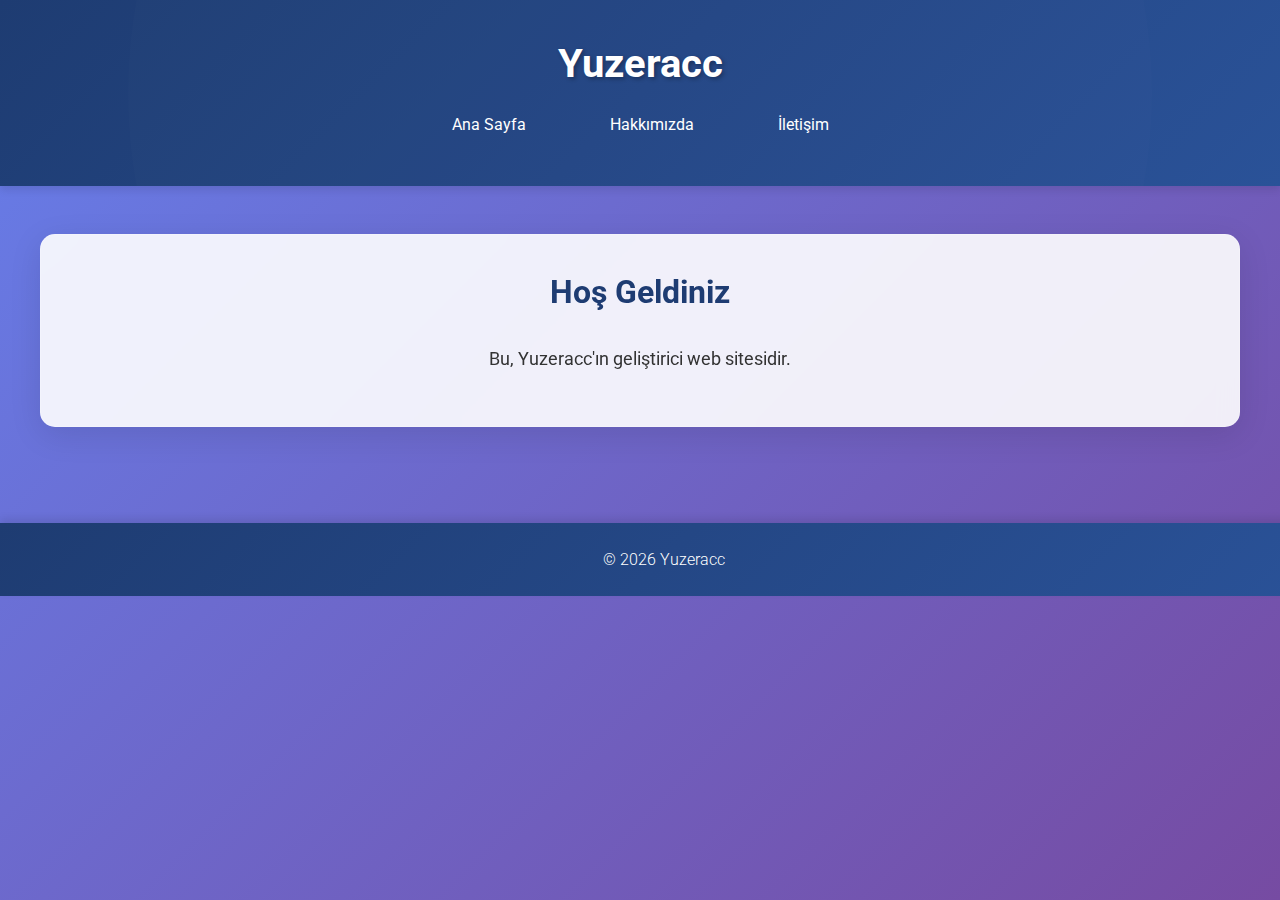
<file: index.html>
<!DOCTYPE html>
<html lang="tr">
<head>
    <meta charset="UTF-8">
    <meta name="viewport" content="width=device-width, initial-scale=1.0">
    <meta name="google-site-verification" content="1uAKbiGoTSEIVHvgDKcHvtSN8I7wDmLVBpRkQwqoRsE" />
    <title>Yuzeracc - Geliştirici Web Sitesi</title>
    <link rel="preconnect" href="https://fonts.googleapis.com">
    <link rel="preconnect" href="https://fonts.gstatic.com" crossorigin>
    <link href="https://fonts.googleapis.com/css2?family=Roboto:wght@300;400;700&display=swap" rel="stylesheet">
    <link rel="stylesheet" href="style.css">
</head>
<body>
    <header>
        <h1>Yuzeracc</h1>
        <nav>
            <ul>
                <li><a href="index.html">Ana Sayfa</a></li>
                <li><a href="about.html">Hakkımızda</a></li>
                <li><a href="contact.html">İletişim</a></li>
            </ul>
        </nav>
    </header>
    <main>
        <section>
            <h2>Hoş Geldiniz</h2>
            <p>Bu, Yuzeracc'ın geliştirici web sitesidir.</p>
        </section>
    </main>
    <footer>
        <p>&copy; 2026 Yuzeracc</p>
    </footer>
</body>
</html>
</file>
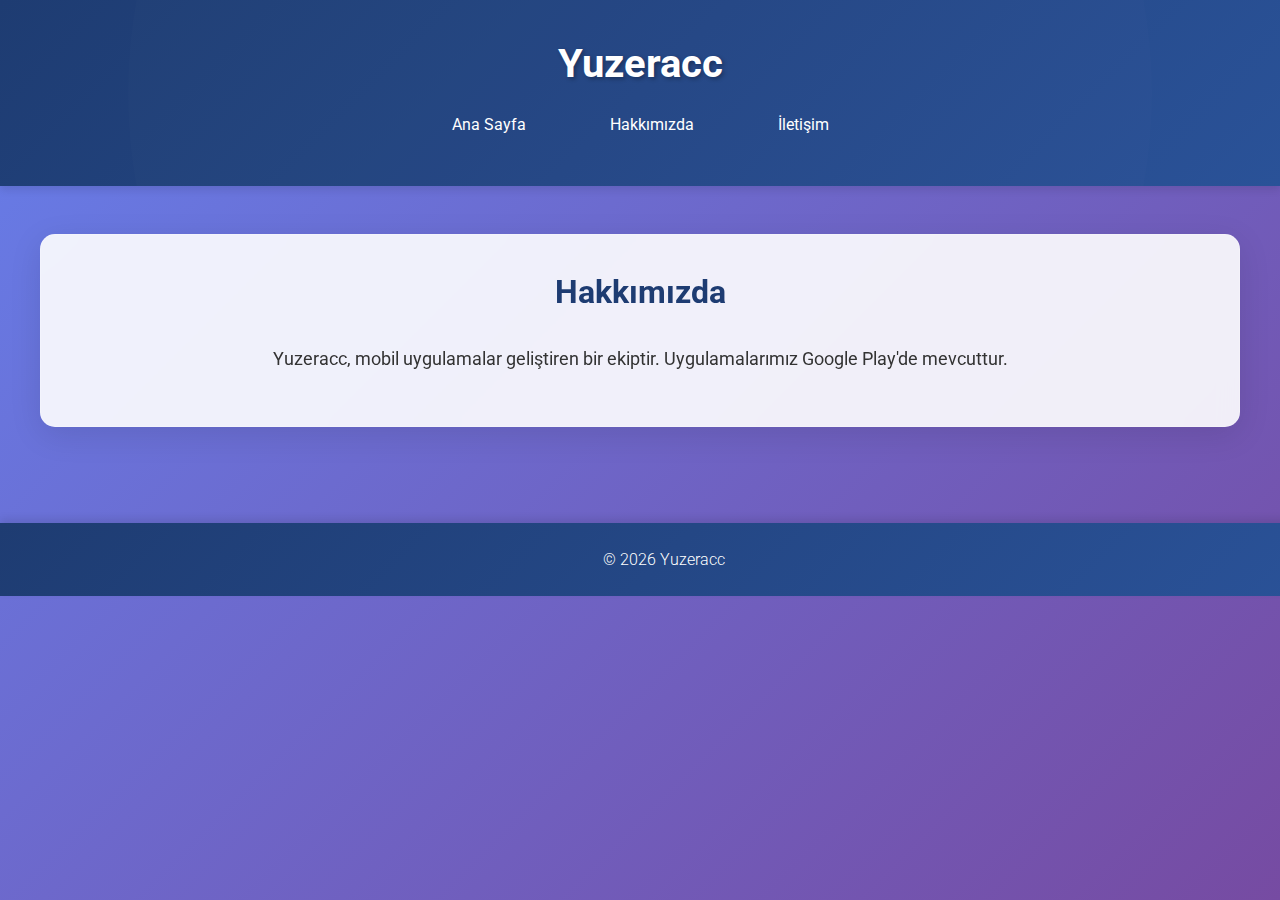
<file: about.html>
<!DOCTYPE html>
<html lang="tr">
<head>
    <meta charset="UTF-8">
    <meta name="viewport" content="width=device-width, initial-scale=1.0">
    <title>Hakkımızda - Yuzeracc</title>
    <link rel="preconnect" href="https://fonts.googleapis.com">
    <link rel="preconnect" href="https://fonts.gstatic.com" crossorigin>
    <link href="https://fonts.googleapis.com/css2?family=Roboto:wght@300;400;700&display=swap" rel="stylesheet">
    <link rel="stylesheet" href="style.css">
</head>
<body>
    <header>
        <h1>Yuzeracc</h1>
        <nav>
            <ul>
                <li><a href="index.html">Ana Sayfa</a></li>
                <li><a href="about.html">Hakkımızda</a></li>
                <li><a href="contact.html">İletişim</a></li>
            </ul>
        </nav>
    </header>
    <main>
        <section>
            <h2>Hakkımızda</h2>
            <p>Yuzeracc, mobil uygulamalar geliştiren bir ekiptir. Uygulamalarımız Google Play'de mevcuttur.</p>
        </section>
    </main>
    <footer>
        <p>&copy; 2026 Yuzeracc</p>
    </footer>
</body>
</html>
</file>
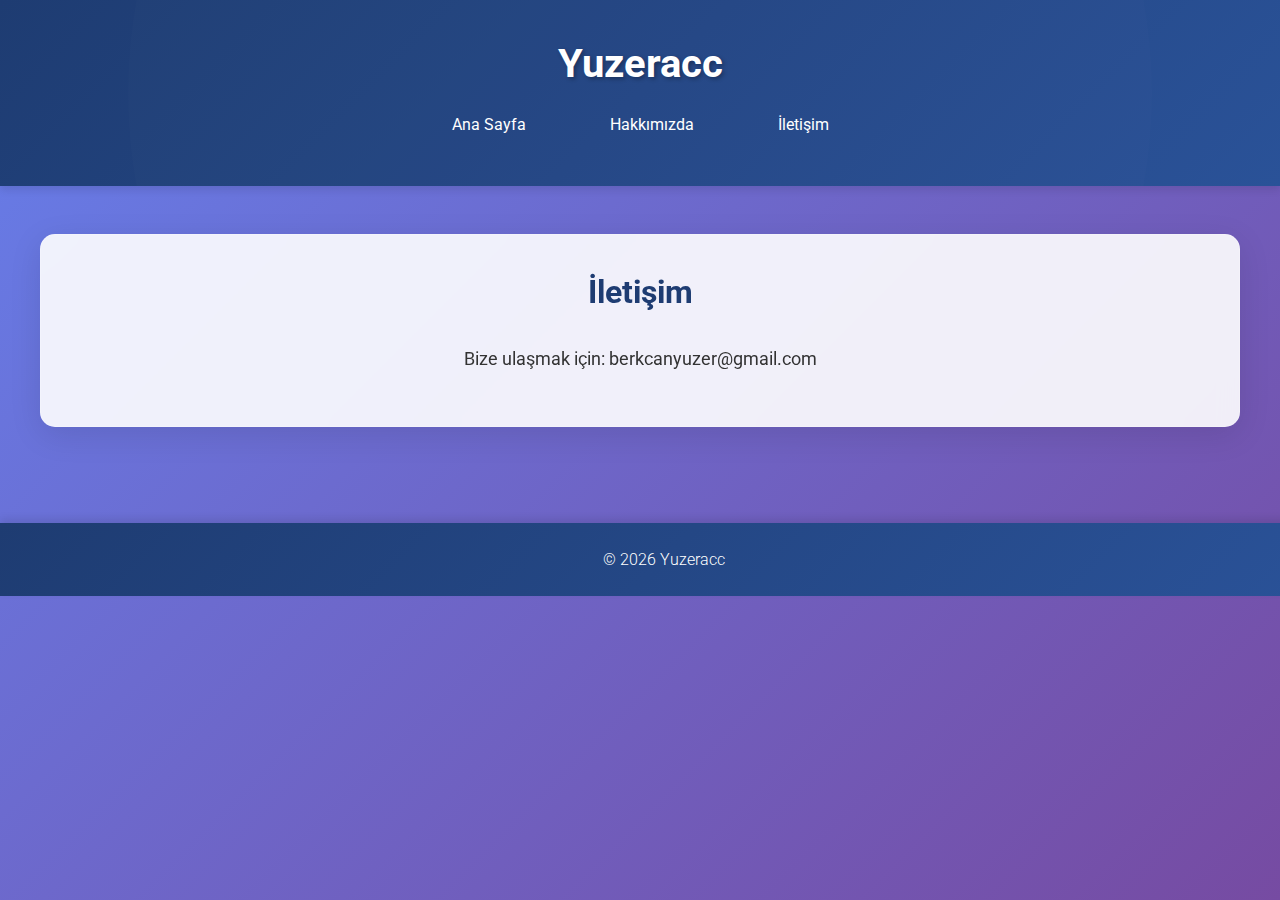
<file: contact.html>
<!DOCTYPE html>
<html lang="tr">
<head>
    <meta charset="UTF-8">
    <meta name="viewport" content="width=device-width, initial-scale=1.0">
    <title>İletişim - Yuzeracc</title>
    <link rel="preconnect" href="https://fonts.googleapis.com">
    <link rel="preconnect" href="https://fonts.gstatic.com" crossorigin>
    <link href="https://fonts.googleapis.com/css2?family=Roboto:wght@300;400;700&display=swap" rel="stylesheet">
    <link rel="stylesheet" href="style.css">
</head>
<body>
    <header>
        <h1>Yuzeracc</h1>
        <nav>
            <ul>
                <li><a href="index.html">Ana Sayfa</a></li>
                <li><a href="about.html">Hakkımızda</a></li>
                <li><a href="contact.html">İletişim</a></li>
            </ul>
        </nav>
    </header>
    <main>
        <section>
            <h2>İletişim</h2>
            <p>Bize ulaşmak için: berkcanyuzer@gmail.com</p>
        </section>
    </main>
    <footer>
        <p>&copy; 2026 Yuzeracc</p>
    </footer>
</body>
</html>
</file>
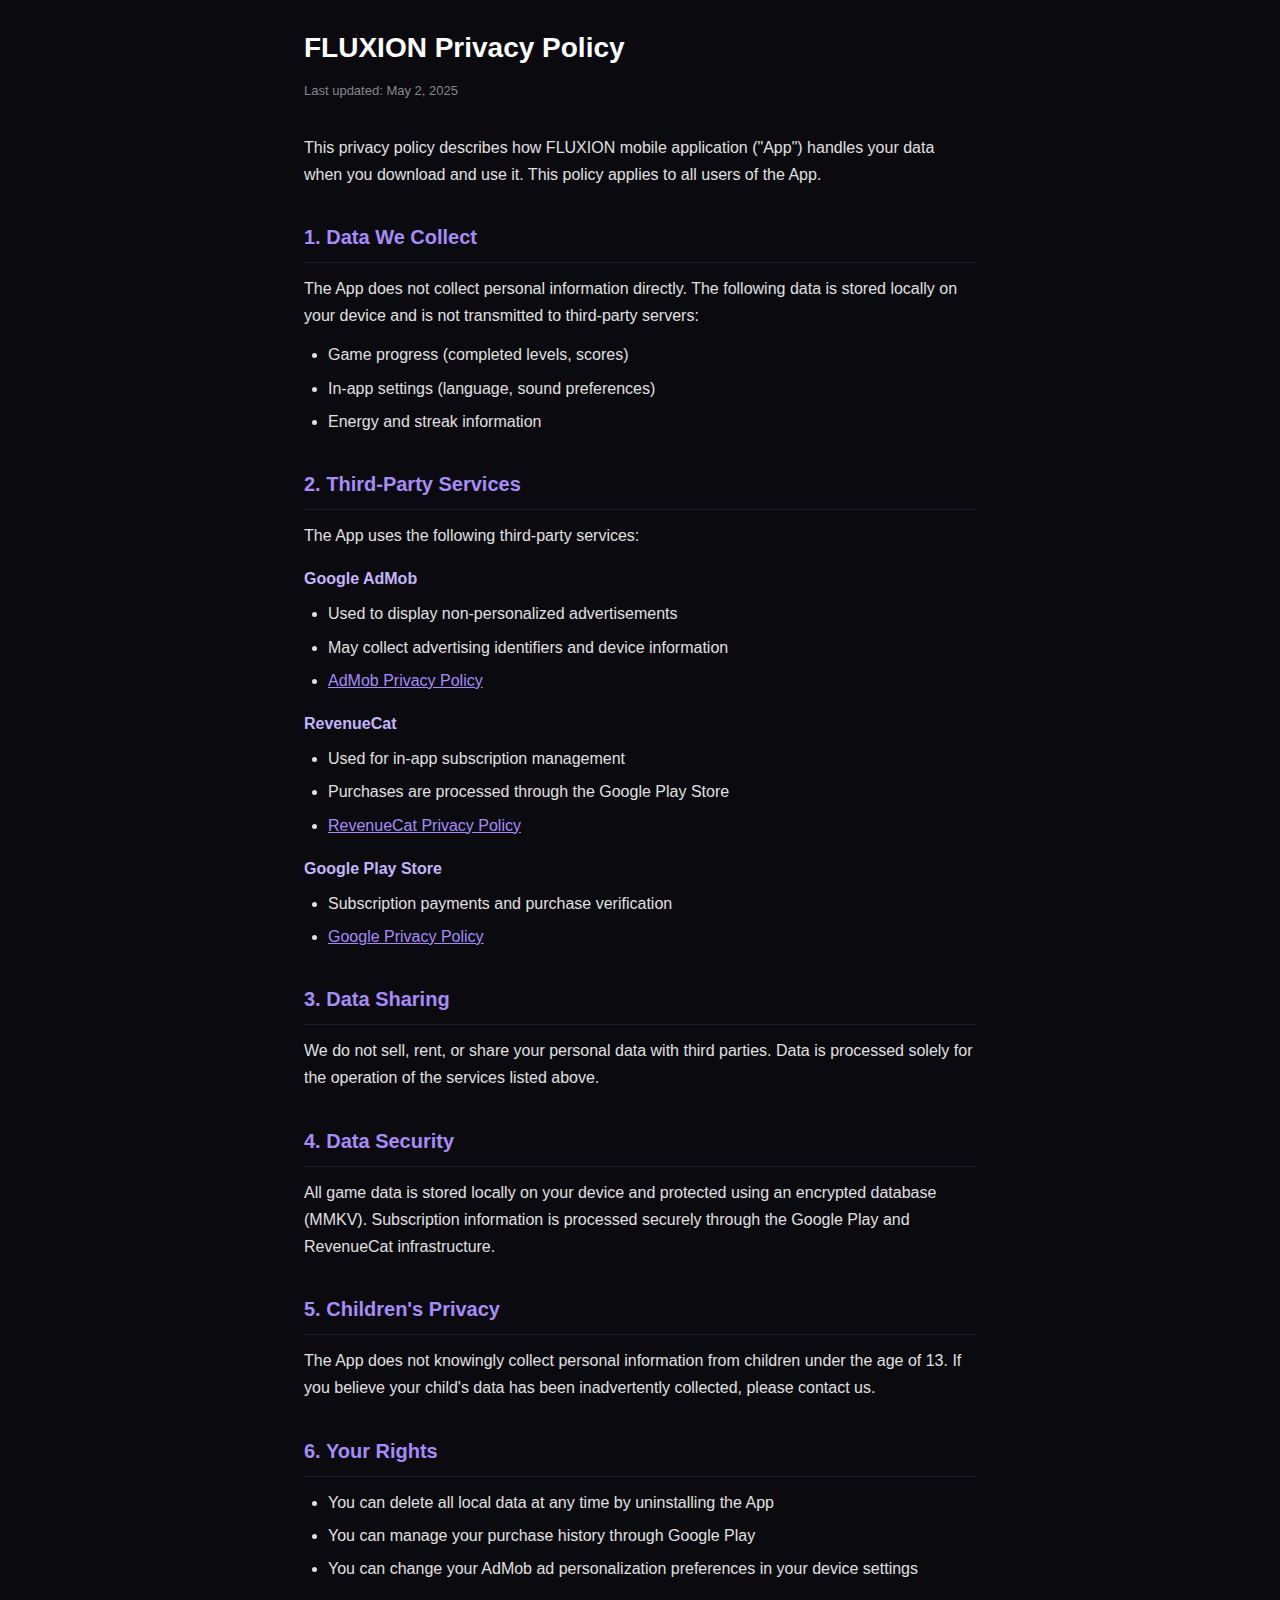
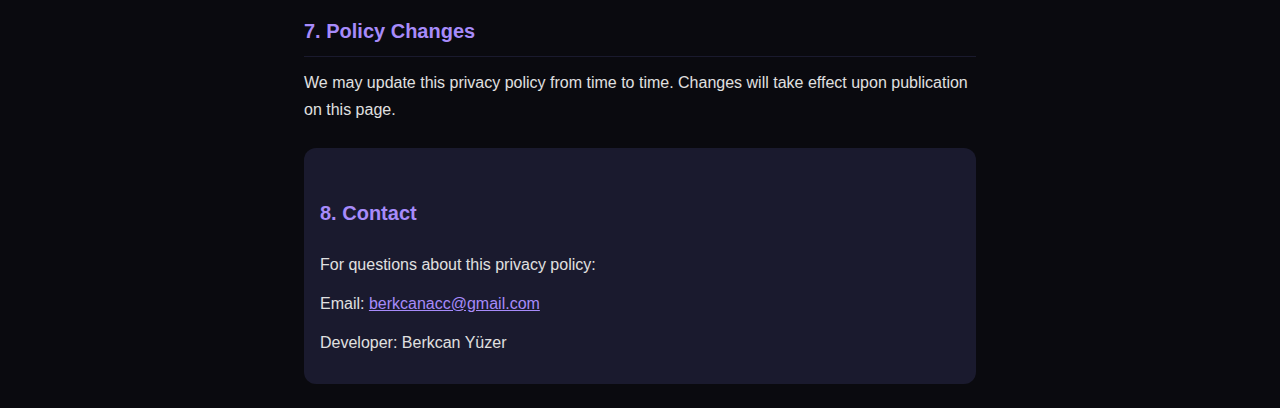
<file: privacy-policy-fluxion.html>
<!DOCTYPE html>
<html lang="en">
<head>
  <meta charset="UTF-8">
  <meta name="viewport" content="width=device-width, initial-scale=1.0">
  <title>FLUXION — Privacy Policy</title>
  <style>
    * { margin: 0; padding: 0; box-sizing: border-box; }
    body { font-family: -apple-system, BlinkMacSystemFont, 'Segoe UI', Roboto, sans-serif; line-height: 1.7; color: #e0e0e0; background: #0a0a0f; padding: 24px; max-width: 720px; margin: 0 auto; }
    h1 { color: #ffffff; font-size: 28px; margin-bottom: 8px; }
    h2 { color: #a78bfa; font-size: 20px; margin-top: 32px; margin-bottom: 12px; border-bottom: 1px solid #1a1a2e; padding-bottom: 8px; }
    h3 { color: #c4b5fd; font-size: 16px; margin-top: 16px; margin-bottom: 8px; }
    p { margin-bottom: 12px; }
    ul { margin: 8px 0 16px 24px; }
    li { margin-bottom: 6px; }
    .updated { color: #888; font-size: 13px; margin-bottom: 32px; }
    .contact { background: #1a1a2e; border-radius: 12px; padding: 16px; margin-top: 24px; }
    .contact a { color: #a78bfa; }
    a { color: #a78bfa; }
  </style>
</head>
<body>

<h1>FLUXION Privacy Policy</h1>
<p class="updated">Last updated: May 2, 2025</p>

<p>This privacy policy describes how FLUXION mobile application ("App") handles your data when you download and use it. This policy applies to all users of the App.</p>

<h2>1. Data We Collect</h2>
<p>The App does not collect personal information directly. The following data is stored locally on your device and is not transmitted to third-party servers:</p>
<ul>
  <li>Game progress (completed levels, scores)</li>
  <li>In-app settings (language, sound preferences)</li>
  <li>Energy and streak information</li>
</ul>

<h2>2. Third-Party Services</h2>
<p>The App uses the following third-party services:</p>

<h3>Google AdMob</h3>
<ul>
  <li>Used to display non-personalized advertisements</li>
  <li>May collect advertising identifiers and device information</li>
  <li><a href="https://support.google.com/admob/answer/6128543" target="_blank">AdMob Privacy Policy</a></li>
</ul>

<h3>RevenueCat</h3>
<ul>
  <li>Used for in-app subscription management</li>
  <li>Purchases are processed through the Google Play Store</li>
  <li><a href="https://www.revenuecat.com/privacy" target="_blank">RevenueCat Privacy Policy</a></li>
</ul>

<h3>Google Play Store</h3>
<ul>
  <li>Subscription payments and purchase verification</li>
  <li><a href="https://policies.google.com/privacy" target="_blank">Google Privacy Policy</a></li>
</ul>

<h2>3. Data Sharing</h2>
<p>We do not sell, rent, or share your personal data with third parties. Data is processed solely for the operation of the services listed above.</p>

<h2>4. Data Security</h2>
<p>All game data is stored locally on your device and protected using an encrypted database (MMKV). Subscription information is processed securely through the Google Play and RevenueCat infrastructure.</p>

<h2>5. Children's Privacy</h2>
<p>The App does not knowingly collect personal information from children under the age of 13. If you believe your child's data has been inadvertently collected, please contact us.</p>

<h2>6. Your Rights</h2>
<ul>
  <li>You can delete all local data at any time by uninstalling the App</li>
  <li>You can manage your purchase history through Google Play</li>
  <li>You can change your AdMob ad personalization preferences in your device settings</li>
</ul>

<h2>7. Policy Changes</h2>
<p>We may update this privacy policy from time to time. Changes will take effect upon publication on this page.</p>

<div class="contact">
  <h2>8. Contact</h2>
  <p>For questions about this privacy policy:</p>
  <p>Email: <a href="mailto:berkcanacc@gmail.com">berkcanacc@gmail.com</a></p>
  <p>Developer: Berkcan Yüzer</p>
</div>

</body>
</html>
</file>
<file: style.css>
body {
    font-family: 'Roboto', sans-serif;
    margin: 0;
    padding: 0;
    line-height: 1.6;
    color: #333;
    background: linear-gradient(135deg, #667eea 0%, #764ba2 100%);
    min-height: 100vh;
}

header {
    background: linear-gradient(135deg, #1e3c72 0%, #2a5298 100%);
    color: #fff;
    padding: 2rem 1rem;
    text-align: center;
    box-shadow: 0 4px 8px rgba(0,0,0,0.1);
    position: relative;
    overflow: hidden;
}

header::before {
    content: '';
    position: absolute;
    top: 0;
    left: 0;
    right: 0;
    bottom: 0;
    background: url('data:image/svg+xml,<svg xmlns="http://www.w3.org/2000/svg" viewBox="0 0 100 100"><circle cx="50" cy="50" r="40" fill="rgba(255,255,255,0.1)"/></svg>') no-repeat center;
    background-size: cover;
    opacity: 0.1;
}

header h1 {
    position: relative;
    z-index: 1;
    font-weight: 700;
    font-size: 2.5rem;
    margin: 0;
    text-shadow: 2px 2px 4px rgba(0,0,0,0.3);
}

nav ul {
    list-style: none;
    padding: 0;
    position: relative;
    z-index: 1;
}

nav ul li {
    display: inline;
    margin: 0 1.5rem;
}

nav a {
    color: #fff;
    text-decoration: none;
    font-weight: 400;
    transition: all 0.3s ease;
    padding: 0.5rem 1rem;
    border-radius: 25px;
}

nav a:hover {
    background: rgba(255,255,255,0.2);
    text-decoration: none;
    transform: translateY(-2px);
    box-shadow: 0 4px 8px rgba(0,0,0,0.2);
}

main {
    padding: 3rem 2rem;
    max-width: 1200px;
    margin: 0 auto;
}

section {
    margin-bottom: 3rem;
    background: rgba(255,255,255,0.9);
    padding: 2rem;
    border-radius: 15px;
    box-shadow: 0 8px 32px rgba(0,0,0,0.1);
    backdrop-filter: blur(10px);
    border: 1px solid rgba(255,255,255,0.2);
    animation: fadeIn 1s ease-in;
}

@keyframes fadeIn {
    from { opacity: 0; transform: translateY(20px); }
    to { opacity: 1; transform: translateY(0); }
}

section h2 {
    color: #1e3c72;
    font-weight: 700;
    margin-top: 0;
    font-size: 2rem;
    text-align: center;
}

section p {
    font-size: 1.1rem;
    line-height: 1.8;
    text-align: center;
}

footer {
    background: linear-gradient(135deg, #1e3c72 0%, #2a5298 100%);
    color: #fff;
    text-align: center;
    padding: 1.5rem;
    position: relative;
    bottom: 0;
    width: 100%;
    box-shadow: 0 -4px 8px rgba(0,0,0,0.1);
}

footer p {
    margin: 0;
    font-weight: 300;
}

@media (max-width: 768px) {
    nav ul li {
        display: block;
        margin: 0.5rem 0;
    }
    header h1 {
        font-size: 2rem;
    }
    section {
        padding: 1.5rem;
    }
}
</file>
